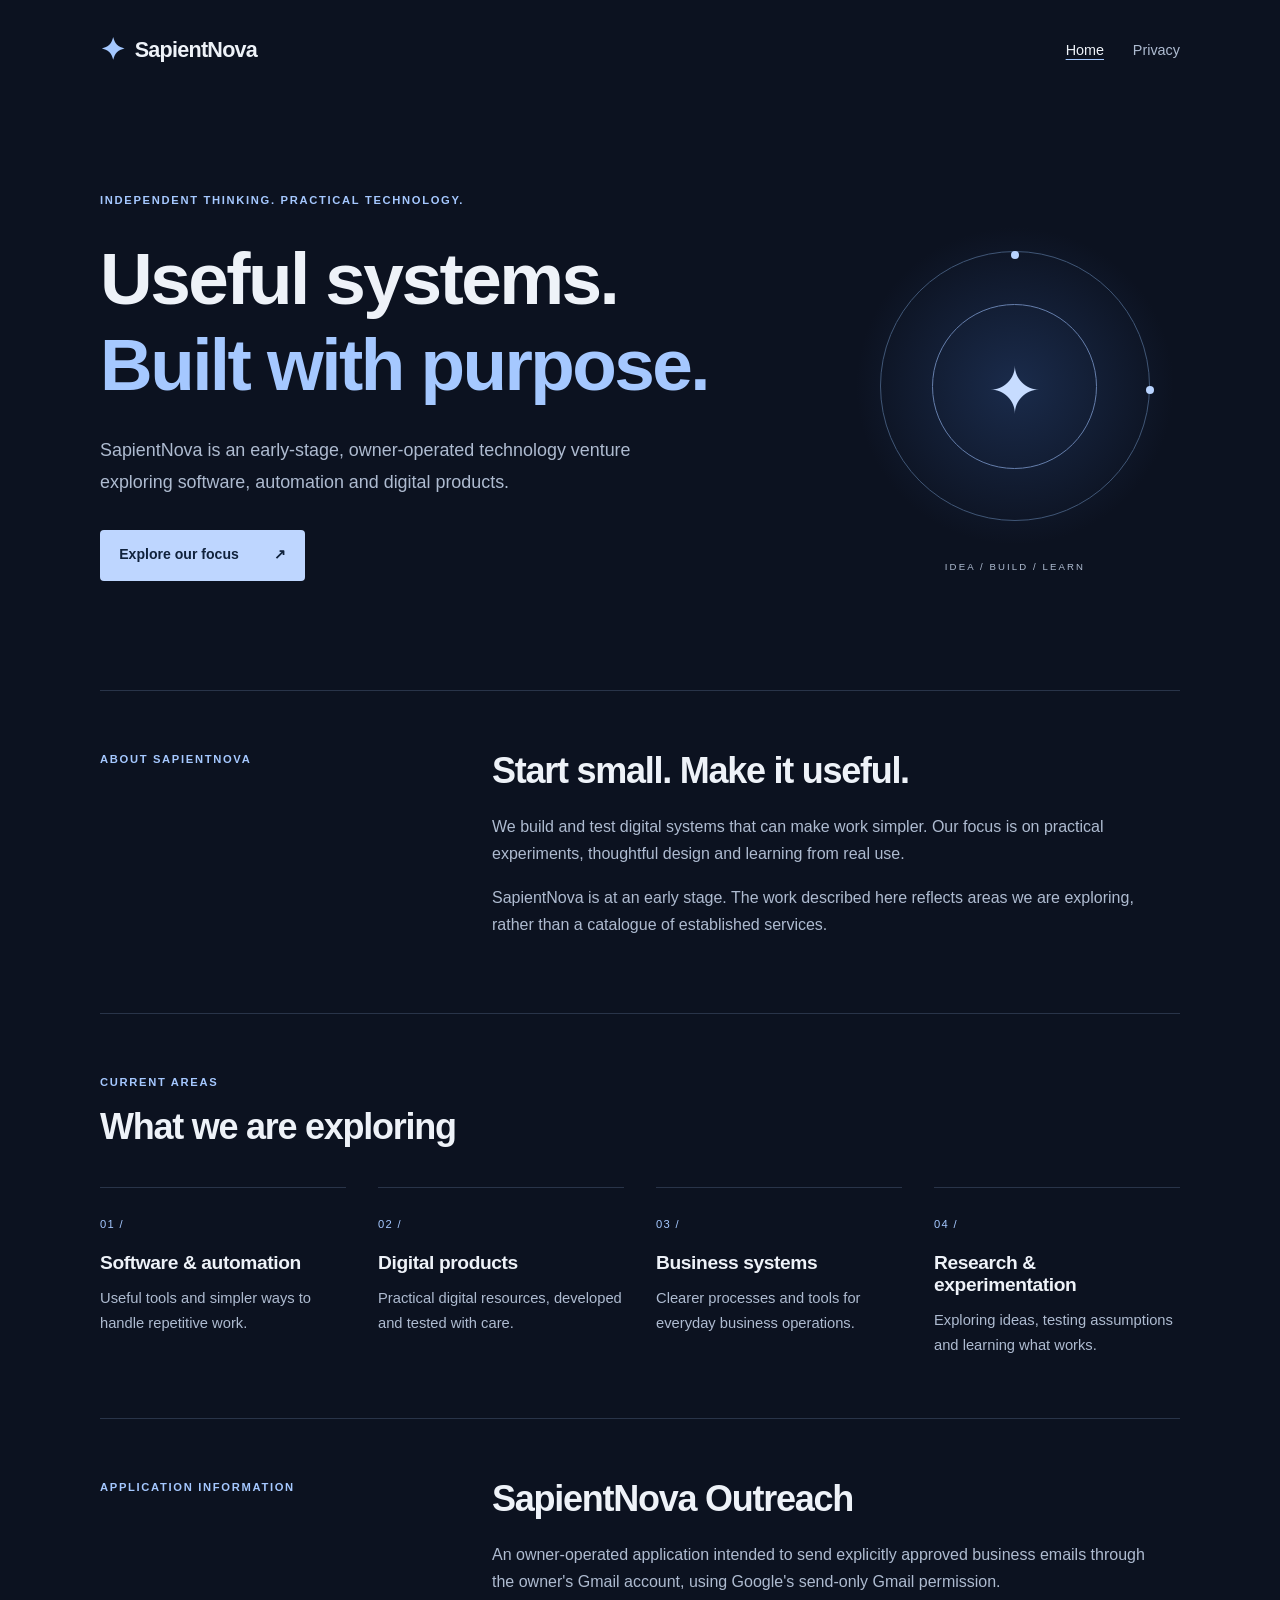
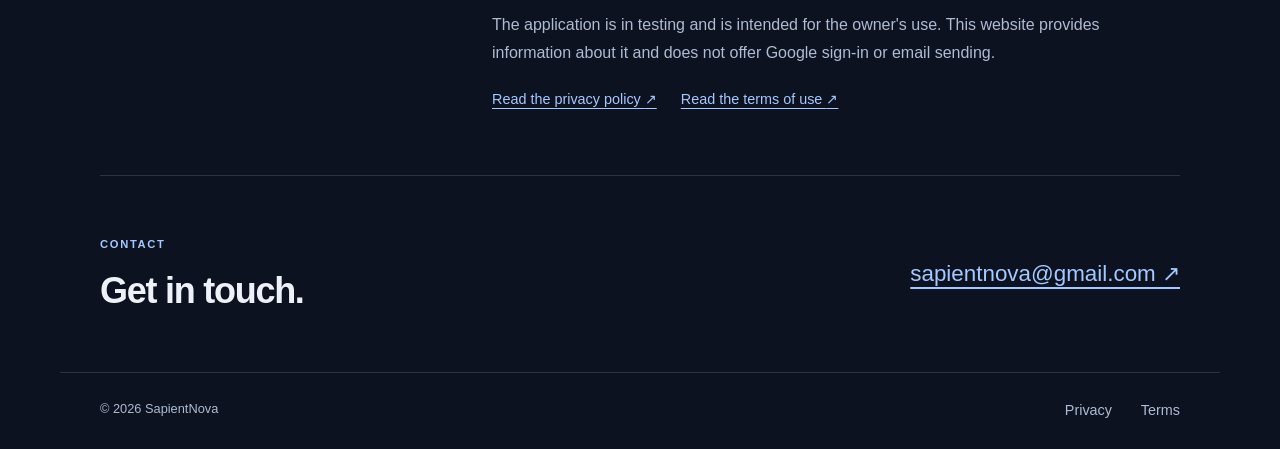
<file: index.html>
<!doctype html>
<html lang="en-GB">
<head>
  <meta charset="utf-8">
  <meta name="viewport" content="width=device-width, initial-scale=1">
  <meta name="description" content="SapientNova is an early-stage, owner-operated technology venture exploring useful software, automation, digital products and business systems.">
  <meta name="theme-color" content="#0c1220">
  <title>SapientNova — Useful digital systems</title>
  <link rel="canonical" href="https://sapientnova.co.uk/">
  <link rel="icon" href="assets/favicon.svg" type="image/svg+xml">
  <link rel="stylesheet" href="assets/styles.css">
</head>
<body>
  <a class="skip-link" href="#main">Skip to content</a>
  <header class="site-header wrap">
    <a class="brand" href="./" aria-label="SapientNova home"><span class="brand-mark" aria-hidden="true">✦</span>SapientNova</a>
    <nav aria-label="Main navigation"><a href="./" aria-current="page">Home</a><a href="privacy/">Privacy</a></nav>
  </header>
  <main id="main" class="wrap">
    <section class="hero" aria-labelledby="hero-title">
      <div class="hero-copy">
        <p class="eyebrow">Independent thinking. Practical technology.</p>
        <h1 id="hero-title">Useful systems.<br><span>Built with purpose.</span></h1>
        <p class="lead">SapientNova is an early-stage, owner-operated technology venture exploring software, automation and digital products.</p>
        <a class="button" href="#focus">Explore our focus <span aria-hidden="true">↗</span></a>
      </div>
      <div class="signal" aria-hidden="true">
        <div class="signal-orbit orbit-one"></div><div class="signal-orbit orbit-two"></div>
        <div class="signal-core">✦</div><span class="signal-point point-one"></span><span class="signal-point point-two"></span>
        <span class="signal-caption">IDEA / BUILD / LEARN</span>
      </div>
    </section>
    <section class="about section" aria-labelledby="about-title">
      <p class="eyebrow">About SapientNova</p>
      <div><h2 id="about-title">Start small. Make it useful.</h2><p>We build and test digital systems that can make work simpler. Our focus is on practical experiments, thoughtful design and learning from real use.</p><p>SapientNova is at an early stage. The work described here reflects areas we are exploring, rather than a catalogue of established services.</p></div>
    </section>
    <section id="focus" class="section focus" aria-labelledby="focus-title">
      <div class="section-heading"><p class="eyebrow">Current areas</p><h2 id="focus-title">What we are exploring</h2></div>
      <div class="focus-grid">
        <article><span class="area-number" aria-hidden="true">01 /</span><h3>Software &amp; automation</h3><p>Useful tools and simpler ways to handle repetitive work.</p></article>
        <article><span class="area-number" aria-hidden="true">02 /</span><h3>Digital products</h3><p>Practical digital resources, developed and tested with care.</p></article>
        <article><span class="area-number" aria-hidden="true">03 /</span><h3>Business systems</h3><p>Clearer processes and tools for everyday business operations.</p></article>
        <article><span class="area-number" aria-hidden="true">04 /</span><h3>Research &amp; experimentation</h3><p>Exploring ideas, testing assumptions and learning what works.</p></article>
      </div>
    </section>
    <section class="section outreach" aria-labelledby="outreach-title">
      <p class="eyebrow">Application information</p>
      <div><h2 id="outreach-title">SapientNova Outreach</h2><p>An owner-operated application intended to send explicitly approved business emails through the owner's Gmail account, using Google's send-only Gmail permission.</p><p>The application is in testing and is intended for the owner's use. This website provides information about it and does not offer Google sign-in or email sending.</p><a class="text-link" href="privacy/">Read the privacy policy <span aria-hidden="true">↗</span></a><a class="text-link" href="terms/">Read the terms of use <span aria-hidden="true">↗</span></a></div>
    </section>
    <section class="section contact" aria-labelledby="contact-title">
      <div><p class="eyebrow">Contact</p><h2 id="contact-title">Get in touch.</h2></div>
      <a class="contact-email" href="mailto:sapientnova@gmail.com">sapientnova@gmail.com <span aria-hidden="true">↗</span></a>
    </section>
  </main>
  <footer class="site-footer wrap"><p>© 2026 SapientNova</p><nav aria-label="Footer navigation"><a href="privacy/">Privacy</a><a href="terms/">Terms</a></nav></footer>
</body>
</html>
</file>
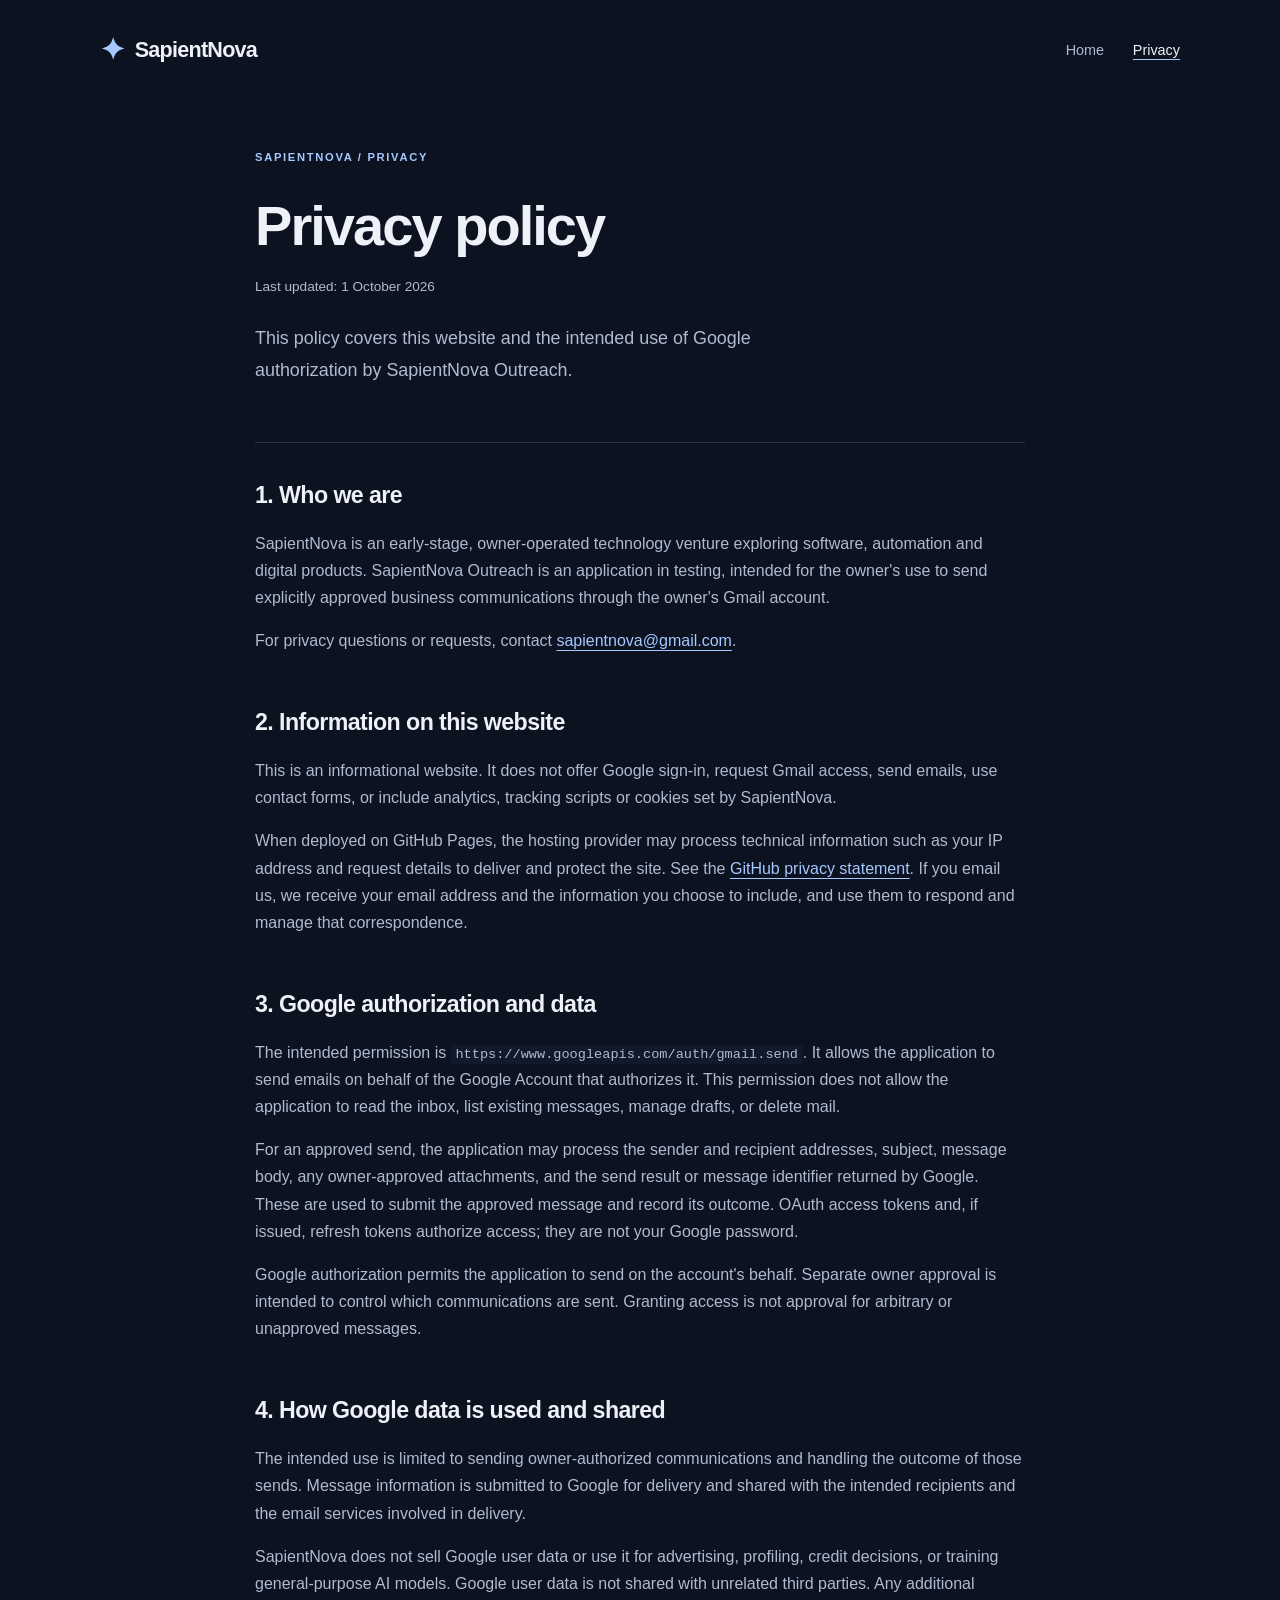
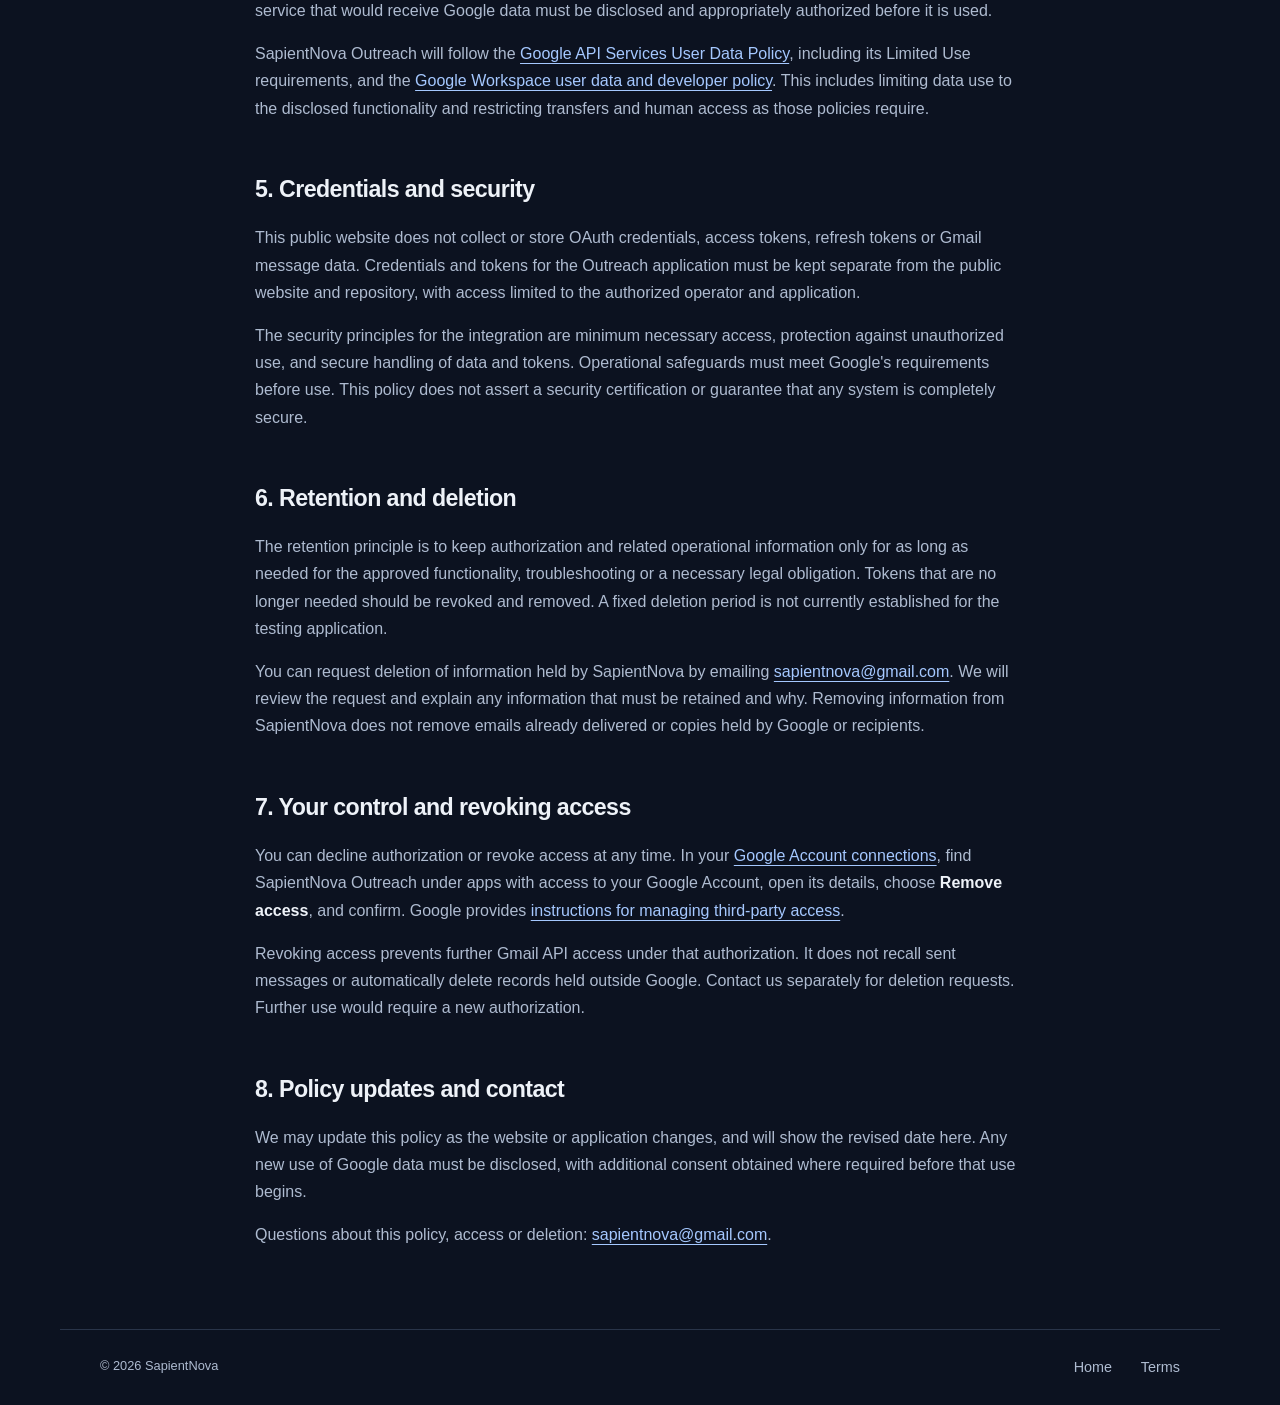
<file: privacy/index.html>
<!doctype html>
<html lang="en-GB">
<head>
  <meta charset="utf-8">
  <meta name="viewport" content="width=device-width, initial-scale=1">
  <meta name="description" content="How SapientNova and the SapientNova Outreach testing application handle information, Gmail send authorization and your choices.">
  <meta name="theme-color" content="#0c1220">
  <title>Privacy policy — SapientNova</title>
  <link rel="canonical" href="https://sapientnova.co.uk/privacy/">
  <link rel="icon" href="../assets/favicon.svg" type="image/svg+xml">
  <link rel="stylesheet" href="../assets/styles.css">
</head>
<body>
  <a class="skip-link" href="#main">Skip to content</a>
  <header class="site-header wrap">
    <a class="brand" href="../" aria-label="SapientNova home"><span class="brand-mark" aria-hidden="true">✦</span>SapientNova</a>
    <nav aria-label="Main navigation"><a href="../">Home</a><a href="./" aria-current="page">Privacy</a></nav>
  </header>
  <main id="main" class="wrap policy">
    <div class="policy-heading"><p class="eyebrow">SapientNova / Privacy</p><h1>Privacy policy</h1><p class="policy-date">Last updated: <time datetime="2026-10-01">1 October 2026</time></p><p class="lead">This policy covers this website and the intended use of Google authorization by SapientNova Outreach.</p></div>
    <section aria-labelledby="who"><h2 id="who">1. Who we are</h2><p>SapientNova is an early-stage, owner-operated technology venture exploring software, automation and digital products. SapientNova Outreach is an application in testing, intended for the owner's use to send explicitly approved business communications through the owner's Gmail account.</p><p>For privacy questions or requests, contact <a href="mailto:sapientnova@gmail.com">sapientnova@gmail.com</a>.</p></section>
    <section aria-labelledby="website"><h2 id="website">2. Information on this website</h2><p>This is an informational website. It does not offer Google sign-in, request Gmail access, send emails, use contact forms, or include analytics, tracking scripts or cookies set by SapientNova.</p><p>When deployed on GitHub Pages, the hosting provider may process technical information such as your IP address and request details to deliver and protect the site. See the <a href="https://docs.github.com/en/site-policy/privacy-policies/github-general-privacy-statement">GitHub privacy statement</a>. If you email us, we receive your email address and the information you choose to include, and use them to respond and manage that correspondence.</p></section>
    <section aria-labelledby="permission"><h2 id="permission">3. Google authorization and data</h2><p>The intended permission is <code>https://www.googleapis.com/auth/gmail.send</code>. It allows the application to send emails on behalf of the Google Account that authorizes it. This permission does not allow the application to read the inbox, list existing messages, manage drafts, or delete mail.</p><p>For an approved send, the application may process the sender and recipient addresses, subject, message body, any owner-approved attachments, and the send result or message identifier returned by Google. These are used to submit the approved message and record its outcome. OAuth access tokens and, if issued, refresh tokens authorize access; they are not your Google password.</p><p>Google authorization permits the application to send on the account's behalf. Separate owner approval is intended to control which communications are sent. Granting access is not approval for arbitrary or unapproved messages.</p></section>
    <section aria-labelledby="use"><h2 id="use">4. How Google data is used and shared</h2><p>The intended use is limited to sending owner-authorized communications and handling the outcome of those sends. Message information is submitted to Google for delivery and shared with the intended recipients and the email services involved in delivery.</p><p>SapientNova does not sell Google user data or use it for advertising, profiling, credit decisions, or training general-purpose AI models. Google user data is not shared with unrelated third parties. Any additional service that would receive Google data must be disclosed and appropriately authorized before it is used.</p><p>SapientNova Outreach will follow the <a href="https://developers.google.com/terms/api-services-user-data-policy">Google API Services User Data Policy</a>, including its Limited Use requirements, and the <a href="https://developers.google.com/workspace/workspace-api-user-data-developer-policy">Google Workspace user data and developer policy</a>. This includes limiting data use to the disclosed functionality and restricting transfers and human access as those policies require.</p></section>
    <section aria-labelledby="security"><h2 id="security">5. Credentials and security</h2><p>This public website does not collect or store OAuth credentials, access tokens, refresh tokens or Gmail message data. Credentials and tokens for the Outreach application must be kept separate from the public website and repository, with access limited to the authorized operator and application.</p><p>The security principles for the integration are minimum necessary access, protection against unauthorized use, and secure handling of data and tokens. Operational safeguards must meet Google's requirements before use. This policy does not assert a security certification or guarantee that any system is completely secure.</p></section>
    <section aria-labelledby="retention"><h2 id="retention">6. Retention and deletion</h2><p>The retention principle is to keep authorization and related operational information only for as long as needed for the approved functionality, troubleshooting or a necessary legal obligation. Tokens that are no longer needed should be revoked and removed. A fixed deletion period is not currently established for the testing application.</p><p>You can request deletion of information held by SapientNova by emailing <a href="mailto:sapientnova@gmail.com">sapientnova@gmail.com</a>. We will review the request and explain any information that must be retained and why. Removing information from SapientNova does not remove emails already delivered or copies held by Google or recipients.</p></section>
    <section aria-labelledby="control"><h2 id="control">7. Your control and revoking access</h2><p>You can decline authorization or revoke access at any time. In your <a href="https://myaccount.google.com/connections">Google Account connections</a>, find SapientNova Outreach under apps with access to your Google Account, open its details, choose <strong>Remove access</strong>, and confirm. Google provides <a href="https://support.google.com/accounts/answer/13533235">instructions for managing third-party access</a>.</p><p>Revoking access prevents further Gmail API access under that authorization. It does not recall sent messages or automatically delete records held outside Google. Contact us separately for deletion requests. Further use would require a new authorization.</p></section>
    <section aria-labelledby="updates"><h2 id="updates">8. Policy updates and contact</h2><p>We may update this policy as the website or application changes, and will show the revised date here. Any new use of Google data must be disclosed, with additional consent obtained where required before that use begins.</p><p>Questions about this policy, access or deletion: <a href="mailto:sapientnova@gmail.com">sapientnova@gmail.com</a>.</p></section>
  </main>
  <footer class="site-footer wrap"><p>© 2026 SapientNova</p><nav aria-label="Footer navigation"><a href="../">Home</a><a href="../terms/">Terms</a></nav></footer>
</body>
</html>
</file>
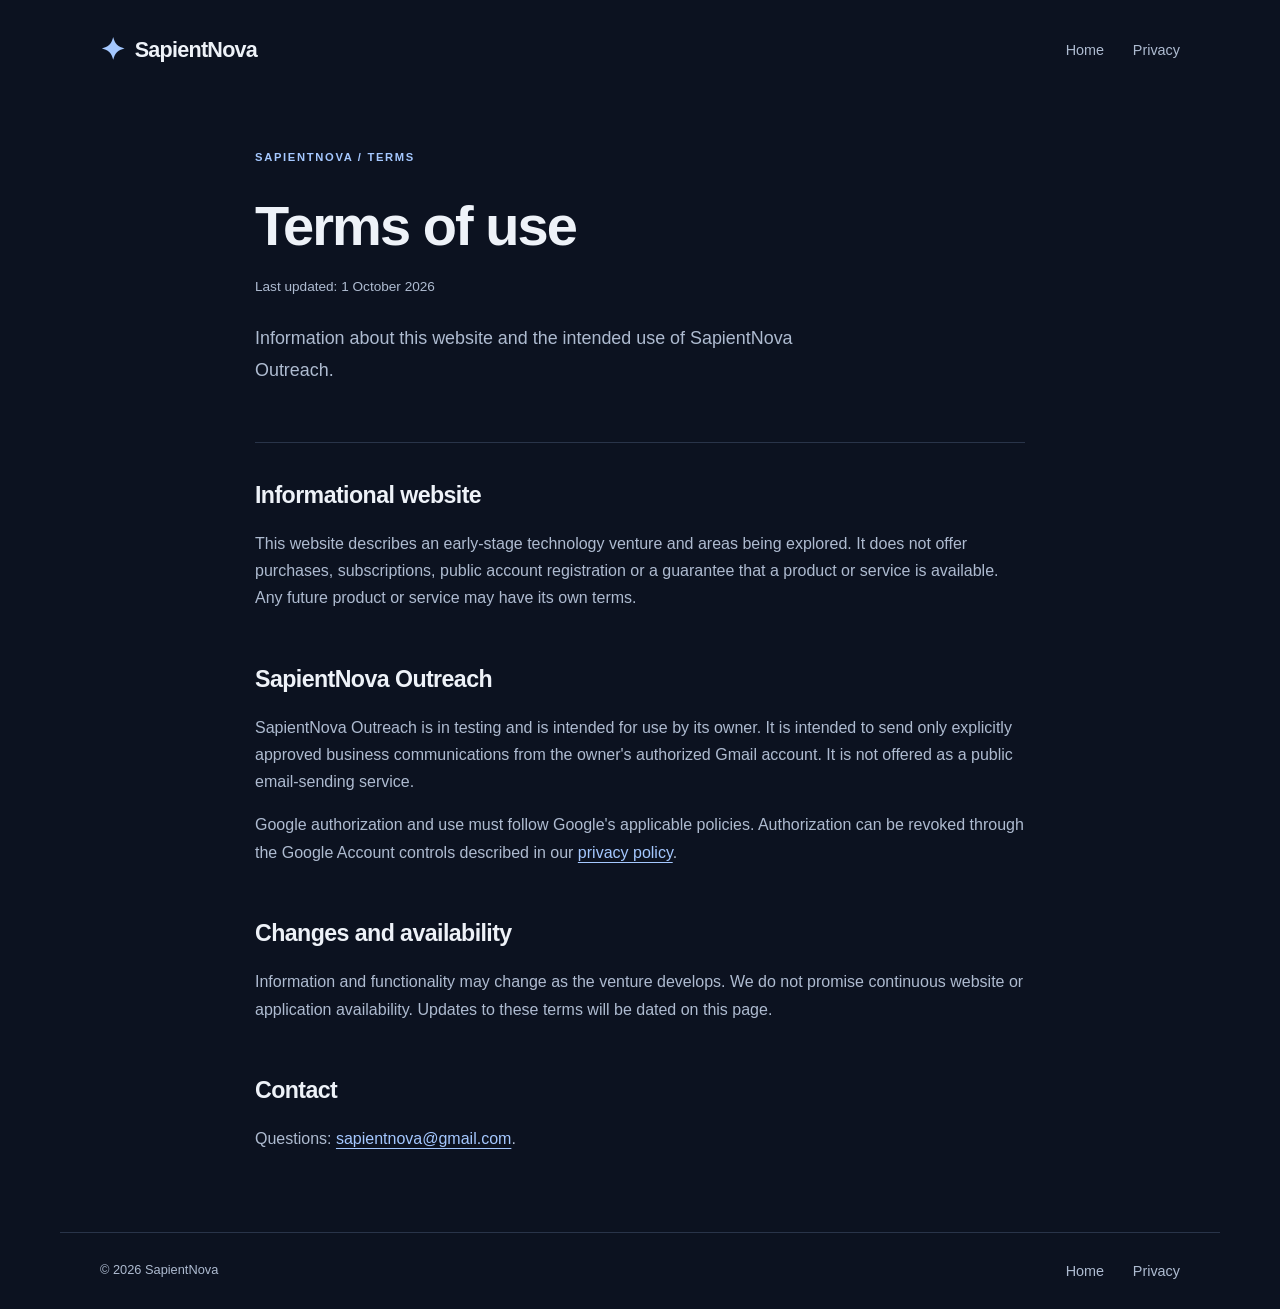
<file: terms/index.html>
<!doctype html>
<html lang="en-GB">
<head>
  <meta charset="utf-8">
  <meta name="viewport" content="width=device-width, initial-scale=1">
  <meta name="description" content="Terms of use for the SapientNova informational website and owner-operated Outreach testing application.">
  <meta name="theme-color" content="#0c1220">
  <title>Terms of use — SapientNova</title>
  <link rel="canonical" href="https://sapientnova.co.uk/terms/">
  <link rel="icon" href="../assets/favicon.svg" type="image/svg+xml">
  <link rel="stylesheet" href="../assets/styles.css">
</head>
<body>
  <a class="skip-link" href="#main">Skip to content</a>
  <header class="site-header wrap">
    <a class="brand" href="../" aria-label="SapientNova home"><span class="brand-mark" aria-hidden="true">✦</span>SapientNova</a>
    <nav aria-label="Main navigation"><a href="../">Home</a><a href="../privacy/">Privacy</a></nav>
  </header>
  <main id="main" class="wrap policy">
    <div class="policy-heading"><p class="eyebrow">SapientNova / Terms</p><h1>Terms of use</h1><p class="policy-date">Last updated: <time datetime="2026-10-01">1 October 2026</time></p><p class="lead">Information about this website and the intended use of SapientNova Outreach.</p></div>
    <section aria-labelledby="information"><h2 id="information">Informational website</h2><p>This website describes an early-stage technology venture and areas being explored. It does not offer purchases, subscriptions, public account registration or a guarantee that a product or service is available. Any future product or service may have its own terms.</p></section>
    <section aria-labelledby="application"><h2 id="application">SapientNova Outreach</h2><p>SapientNova Outreach is in testing and is intended for use by its owner. It is intended to send only explicitly approved business communications from the owner's authorized Gmail account. It is not offered as a public email-sending service.</p><p>Google authorization and use must follow Google's applicable policies. Authorization can be revoked through the Google Account controls described in our <a href="../privacy/">privacy policy</a>.</p></section>
    <section aria-labelledby="availability"><h2 id="availability">Changes and availability</h2><p>Information and functionality may change as the venture develops. We do not promise continuous website or application availability. Updates to these terms will be dated on this page.</p></section>
    <section aria-labelledby="questions"><h2 id="questions">Contact</h2><p>Questions: <a href="mailto:sapientnova@gmail.com">sapientnova@gmail.com</a>.</p></section>
  </main>
  <footer class="site-footer wrap"><p>© 2026 SapientNova</p><nav aria-label="Footer navigation"><a href="../">Home</a><a href="../privacy/">Privacy</a></nav></footer>
</body>
</html>
</file>
<file: assets/styles.css>
:root {
  color-scheme: dark;
  --background: #0c1220;
  --surface: #111a2b;
  --text: #eef2f8;
  --muted: #aebbd0;
  --accent: #a5c8ff;
  --line: #293449;
}
* { box-sizing: border-box; }
html { scroll-padding-top: 2rem; }
body { margin: 0; background: var(--background); color: var(--text); font-family: -apple-system, BlinkMacSystemFont, "Segoe UI", sans-serif; font-size: 1rem; line-height: 1.7; }
a { color: var(--accent); text-underline-offset: .25em; }
a:hover { color: #fff; }
a:focus-visible { outline: 3px solid #bdd8ff; outline-offset: 6px; border-radius: 2px; }
p { margin: 0 0 1rem; }
h1, h2, h3 { line-height: 1.18; letter-spacing: -.035em; font-weight: 600; }
h1 { font-size: clamp(2.8rem, 5.7vw, 4.75rem); margin: 0 0 1.7rem; }
h2 { font-size: clamp(1.7rem, 3vw, 2.25rem); margin: 0 0 1.3rem; }
h3 { font-size: 1.2rem; letter-spacing: -.02em; margin: 1rem 0 .7rem; }
.wrap { max-width: 1160px; margin-inline: auto; padding-inline: 2.5rem; }
.skip-link { position: absolute; top: -6rem; left: 1rem; z-index: 10; padding: .6rem 1rem; background: var(--text); color: var(--background); }
.skip-link:focus { top: 1rem; color: var(--background); }
.site-header { min-height: 100px; display: flex; align-items: center; justify-content: space-between; gap: 1rem; }
.brand { display: inline-flex; align-items: center; gap: .65rem; color: var(--text); text-decoration: none; font-size: 1.35rem; font-weight: 650; letter-spacing: -.035em; }
.brand-mark { color: var(--accent); font-size: 1.85rem; line-height: 1; }
nav { display: flex; flex-wrap: wrap; gap: 1.8rem; }
nav a { color: var(--muted); text-decoration: none; font-size: .9rem; }
nav a[aria-current="page"] { color: var(--text); text-decoration: underline; text-decoration-color: var(--accent); }
.hero { position: relative; display: grid; grid-template-columns: 1.8fr 1fr; align-items: center; gap: 2rem; padding: 5.7rem 0 6.8rem; }
.eyebrow { color: var(--accent); font-size: .7rem; letter-spacing: .15em; text-transform: uppercase; font-weight: 650; margin-bottom: 1.6rem; }
.hero h1 span { color: var(--accent); }
.lead { max-width: 35rem; color: var(--muted); font-size: 1.12rem; line-height: 1.75; }
.button { display: inline-flex; align-items: center; gap: 2.2rem; background: #bed6ff; color: #10223c; padding: .85rem 1.2rem; margin-top: 1rem; font-weight: 600; font-size: .88rem; text-decoration: none; border-radius: 4px; }
.button:hover { color: #10223c; background: #d8e6ff; }
.signal { width: 100%; aspect-ratio: 1; position: relative; max-width: 330px; justify-self: end; background: radial-gradient(circle, #1a2b4b 0, transparent 68%); }
.signal-orbit { position: absolute; border: 1px solid #405676; border-radius: 50%; }
.orbit-one { inset: 9%; }
.orbit-two { inset: 25%; border-color: #657eab; }
.signal-core { position: absolute; inset: 35%; display: grid; place-items: center; color: #c7dcff; font-size: 4rem; }
.signal-point { position: absolute; width: 8px; height: 8px; border-radius: 50%; background: #b9d4ff; }
.point-one { top: 9%; left: calc(50% - 4px); }
.point-two { top: 50%; right: calc(9% - 4px); }
.signal-caption { position: absolute; bottom: -1.5rem; width: 100%; text-align: center; font-size: .6rem; letter-spacing: .22em; color: var(--muted); }
.section { border-top: 1px solid var(--line); padding: 3.7rem 0; }
.about, .outreach { display: grid; grid-template-columns: 1fr 2fr; gap: 3rem; }
.about > div, .outreach > div { max-width: 42rem; }
.section p:not(.eyebrow) { color: var(--muted); }
.section-heading .eyebrow { margin-bottom: .85rem; }
.focus-grid { display: grid; grid-template-columns: repeat(4, minmax(0, 1fr)); gap: 2rem; margin-top: 2.4rem; }
.focus-grid article { padding-top: 1.3rem; border-top: 1px solid var(--line); }
.area-number { color: var(--accent); font-size: .7rem; letter-spacing: .12em; }
.focus-grid p { font-size: .92rem; margin: 0; }
.text-link { display: inline-block; margin: .3rem 1.5rem .3rem 0; font-size: .9rem; }
.contact { display: flex; align-items: center; justify-content: space-between; gap: 2rem; }
.contact .eyebrow { margin-bottom: 1rem; }
.contact h2 { margin-bottom: 0; }
.contact-email { font-size: clamp(1rem, 2.2vw, 1.4rem); overflow-wrap: anywhere; }
.site-footer { border-top: 1px solid var(--line); display: flex; justify-content: space-between; gap: 1rem; padding-top: 1.6rem; padding-bottom: 1.6rem; color: var(--muted); font-size: .8rem; }
.site-footer p { margin: 0; }
.policy { max-width: 850px; padding-top: 3rem; padding-bottom: 4rem; }
.policy-heading { padding-bottom: 2.5rem; border-bottom: 1px solid var(--line); }
.policy h1 { font-size: clamp(2.5rem, 5vw, 3.5rem); margin-bottom: 1rem; }
.policy-date { font-size: .85rem; color: var(--muted); margin-bottom: 1.6rem; }
.policy section { padding-top: 2.4rem; }
.policy section h2 { font-size: 1.45rem; letter-spacing: -.025em; }
.policy section p { color: var(--muted); }
.policy strong { color: var(--text); }
code { font-size: .85em; background: var(--surface); padding: .15em .35em; border-radius: 3px; overflow-wrap: anywhere; }
@media (max-width: 850px) {
  .hero { grid-template-columns: 1fr; padding: 4rem 0; }
  .signal { display: none; }
  .focus-grid { grid-template-columns: repeat(2, minmax(0, 1fr)); }
  .about, .outreach { grid-template-columns: 1fr; gap: .4rem; }
  .contact { align-items: flex-start; flex-direction: column; gap: 1.5rem; }
}
@media (max-width: 480px) {
  .wrap { padding-inline: 1.25rem; }
  .site-header { min-height: 88px; gap: .6rem; }
  .brand { font-size: 1.13rem; gap: .4rem; }
  .brand-mark { font-size: 1.5rem; }
  nav { gap: 1rem; }
  nav a { font-size: .85rem; }
  .hero { padding: 3rem 0 3.7rem; }
  .eyebrow { font-size: .65rem; }
  .focus-grid { grid-template-columns: 1fr; gap: 1.5rem; }
  .section { padding: 2.6rem 0; }
  .site-footer { flex-wrap: wrap; }
  .policy { padding-top: 2rem; }
}
@media print {
  :root { --text: #111; --muted: #333; --accent: #163d6b; --background: #fff; --line: #ccc; --surface: #eee; }
  .signal, .skip-link { display: none; }
  .wrap { max-width: none; padding-inline: 0; }
  .hero { display: block; padding: 2rem 0; }
  .section { padding: 1.5rem 0; }
  .policy section { break-inside: avoid; }
}
</file>
